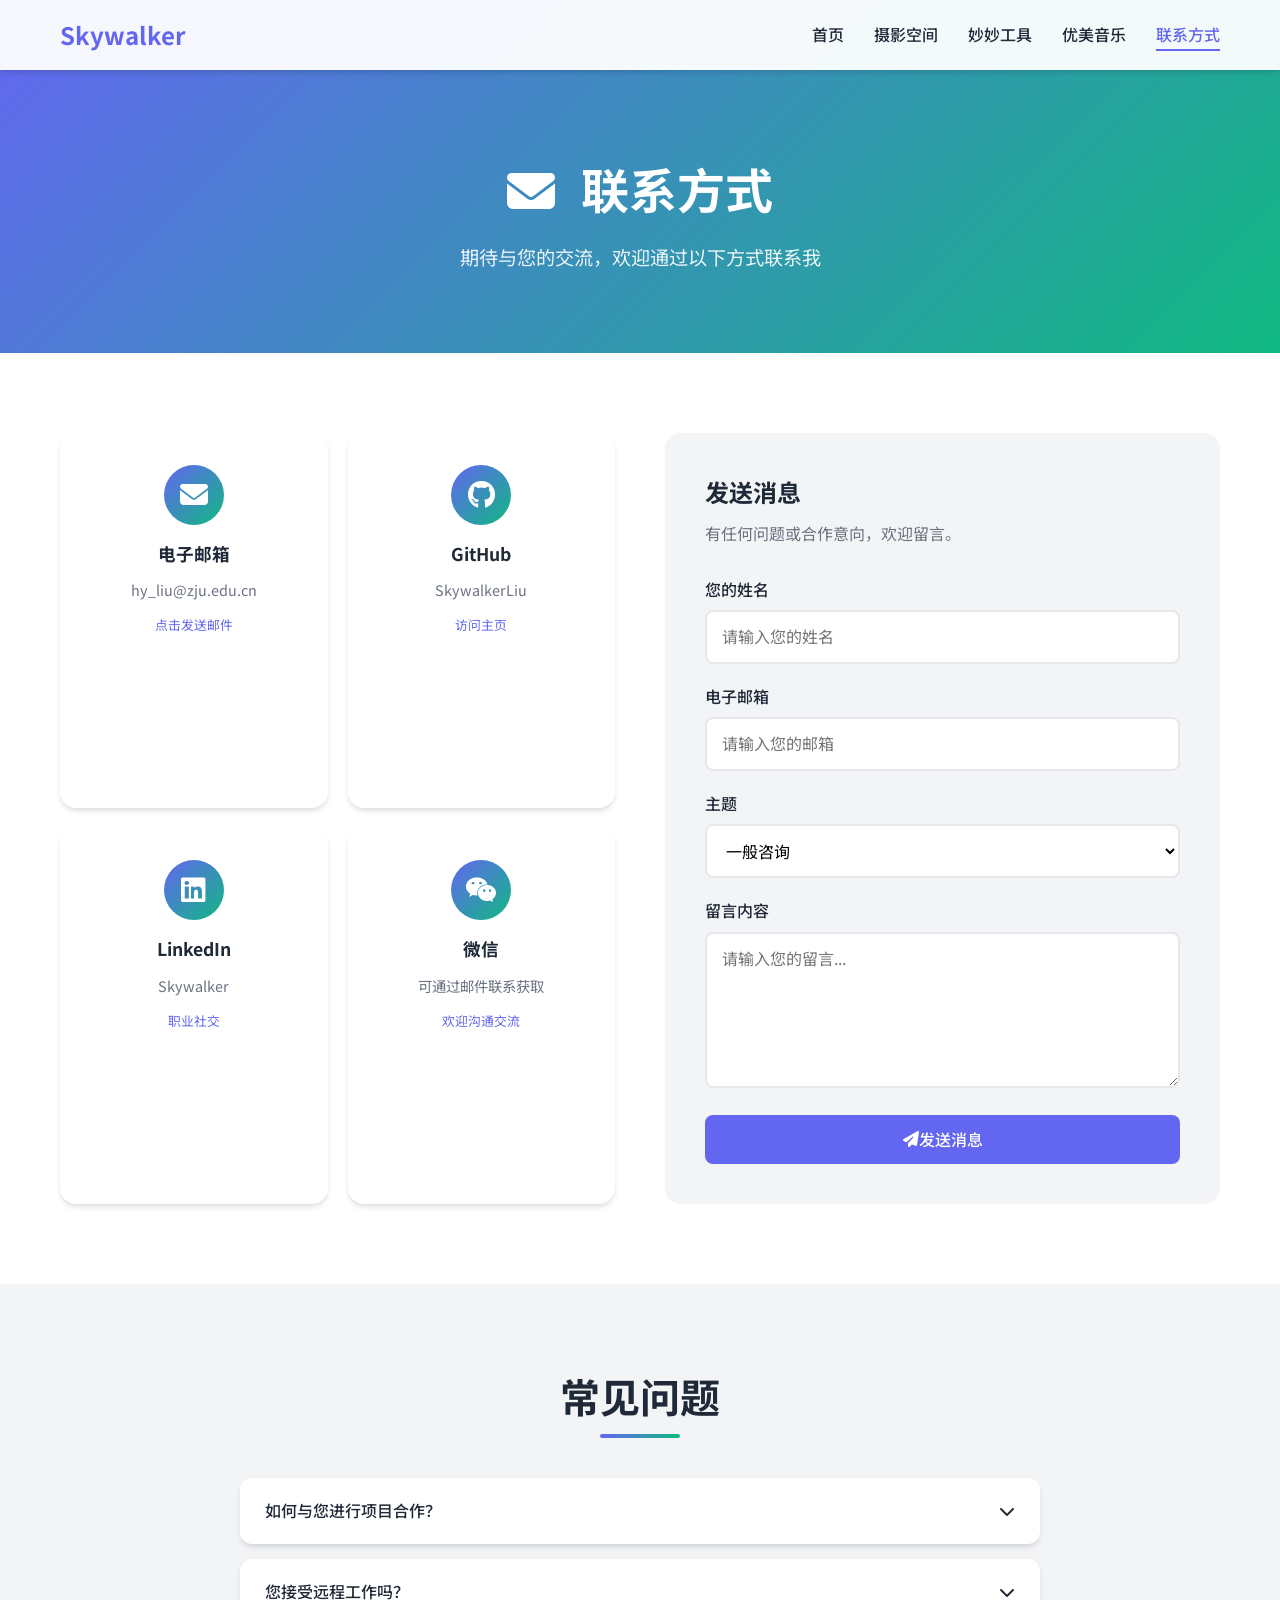
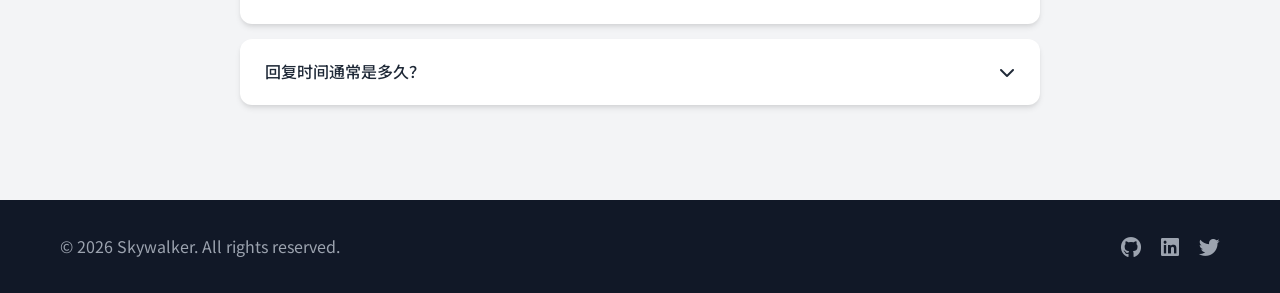
<file: contact.html>
<!DOCTYPE html>
<html lang="zh-CN">
<head>
    <meta charset="UTF-8">
    <meta name="viewport" content="width=device-width, initial-scale=1.0">
    <link rel="icon" href="favicon.svg" type="image/svg+xml">
    <title>联系方式 - Skywalker</title>
    <link rel="stylesheet" href="css/common.css">
    <link rel="stylesheet" href="css/contact.css">
    <link href="https://fonts.googleapis.com/css2?family=Noto+Sans+SC:wght@300;400;500;700&display=swap" rel="stylesheet">
    <link rel="stylesheet" href="https://cdnjs.cloudflare.com/ajax/libs/font-awesome/6.4.0/css/all.min.css">
</head>
<body>
    <nav class="navbar">
        <div class="nav-container">
            <a href="index.html" class="logo">Skywalker</a>
            <ul class="nav-links">
                <li><a href="index.html">首页</a></li>
                <li><a href="photography.html">摄影空间</a></li>
                <li><a href="tools.html">妙妙工具</a></li>
                <li><a href="music.html">优美音乐</a></li>
                <li><a href="contact.html" class="active">联系方式</a></li>
            </ul>
            <button class="hamburger" type="button" aria-expanded="false" aria-label="打开导航菜单">
                <span></span>
                <span></span>
                <span></span>
            </button>
        </div>
    </nav>

    <section class="page-hero">
        <div class="container">
            <h1 class="page-title"><i class="fas fa-envelope"></i> 联系方式</h1>
            <p class="page-subtitle">期待与您的交流，欢迎通过以下方式联系我</p>
        </div>
    </section>

    <section class="contact-section">
        <div class="container">
            <div class="contact-grid">
                <div class="contact-cards">
                    <a href="mailto:hy_liu@zju.edu.cn" class="contact-card">
                        <div class="contact-card-icon">
                            <i class="fas fa-envelope"></i>
                        </div>
                        <h3>电子邮箱</h3>
                        <p>hy_liu@zju.edu.cn</p>
                        <span class="contact-hint">点击发送邮件</span>
                    </a>
                    <a href="https://github.com/SkywalkerLiu" target="_blank" rel="noreferrer" class="contact-card">
                        <div class="contact-card-icon">
                            <i class="fab fa-github"></i>
                        </div>
                        <h3>GitHub</h3>
                        <p>SkywalkerLiu</p>
                        <span class="contact-hint">访问主页</span>
                    </a>
                    <a href="#" class="contact-card">
                        <div class="contact-card-icon">
                            <i class="fab fa-linkedin"></i>
                        </div>
                        <h3>LinkedIn</h3>
                        <p>Skywalker</p>
                        <span class="contact-hint">职业社交</span>
                    </a>
                    <a href="#" class="contact-card">
                        <div class="contact-card-icon">
                            <i class="fab fa-weixin"></i>
                        </div>
                        <h3>微信</h3>
                        <p>可通过邮件联系获取</p>
                        <span class="contact-hint">欢迎沟通交流</span>
                    </a>
                </div>

                <div class="contact-form-section">
                    <h2>发送消息</h2>
                    <p>有任何问题或合作意向，欢迎留言。</p>
                    <form class="contact-form" id="contactForm">
                        <div class="form-group">
                            <label for="name">您的姓名</label>
                            <input type="text" id="name" name="name" placeholder="请输入您的姓名" required>
                        </div>
                        <div class="form-group">
                            <label for="email">电子邮箱</label>
                            <input type="email" id="email" name="email" placeholder="请输入您的邮箱" required>
                        </div>
                        <div class="form-group">
                            <label for="subject">主题</label>
                            <select id="subject" name="subject">
                                <option value="general">一般咨询</option>
                                <option value="collaboration">项目合作</option>
                                <option value="job">工作机会</option>
                                <option value="other">其他</option>
                            </select>
                        </div>
                        <div class="form-group">
                            <label for="message">留言内容</label>
                            <textarea id="message" name="message" rows="5" placeholder="请输入您的留言..." required></textarea>
                        </div>
                        <button type="submit" class="btn btn-primary btn-full">
                            <i class="fas fa-paper-plane"></i> 发送消息
                        </button>
                    </form>
                </div>
            </div>
        </div>
    </section>

    <section class="faq-section">
        <div class="container">
            <h2 class="section-title">常见问题</h2>
            <div class="faq-list">
                <div class="faq-item">
                    <button class="faq-question" type="button">
                        <span>如何与您进行项目合作？</span>
                        <i class="fas fa-chevron-down"></i>
                    </button>
                    <div class="faq-answer">
                        <p>您可以通过上方的联系表单或直接发送邮件给我，描述您的项目需求。我会在 24 小时内回复您。</p>
                    </div>
                </div>
                <div class="faq-item">
                    <button class="faq-question" type="button">
                        <span>您接受远程工作吗？</span>
                        <i class="fas fa-chevron-down"></i>
                    </button>
                    <div class="faq-answer">
                        <p>是的，我接受远程工作机会。无论是全职、兼职还是项目制合作，都欢迎联系。</p>
                    </div>
                </div>
                <div class="faq-item">
                    <button class="faq-question" type="button">
                        <span>回复时间通常是多久？</span>
                        <i class="fas fa-chevron-down"></i>
                    </button>
                    <div class="faq-answer">
                        <p>通常我会在 24 小时内回复邮件。如果是紧急事项，建议先通过邮箱说明情况。</p>
                    </div>
                </div>
            </div>
        </div>
    </section>

    <footer class="footer">
        <div class="container">
            <div class="footer-content">
                <p>&copy; 2026 Skywalker. All rights reserved.</p>
                <div class="social-links">
                    <a href="https://github.com/SkywalkerLiu" target="_blank" rel="noreferrer" aria-label="GitHub">
                        <i class="fab fa-github"></i>
                    </a>
                    <a href="#" aria-label="LinkedIn">
                        <i class="fab fa-linkedin"></i>
                    </a>
                    <a href="#" aria-label="Twitter">
                        <i class="fab fa-twitter"></i>
                    </a>
                </div>
            </div>
        </div>
    </footer>

    <script src="js/common.js" defer></script>
    <script src="js/contact.js" defer></script>
</body>
</html>
</file>
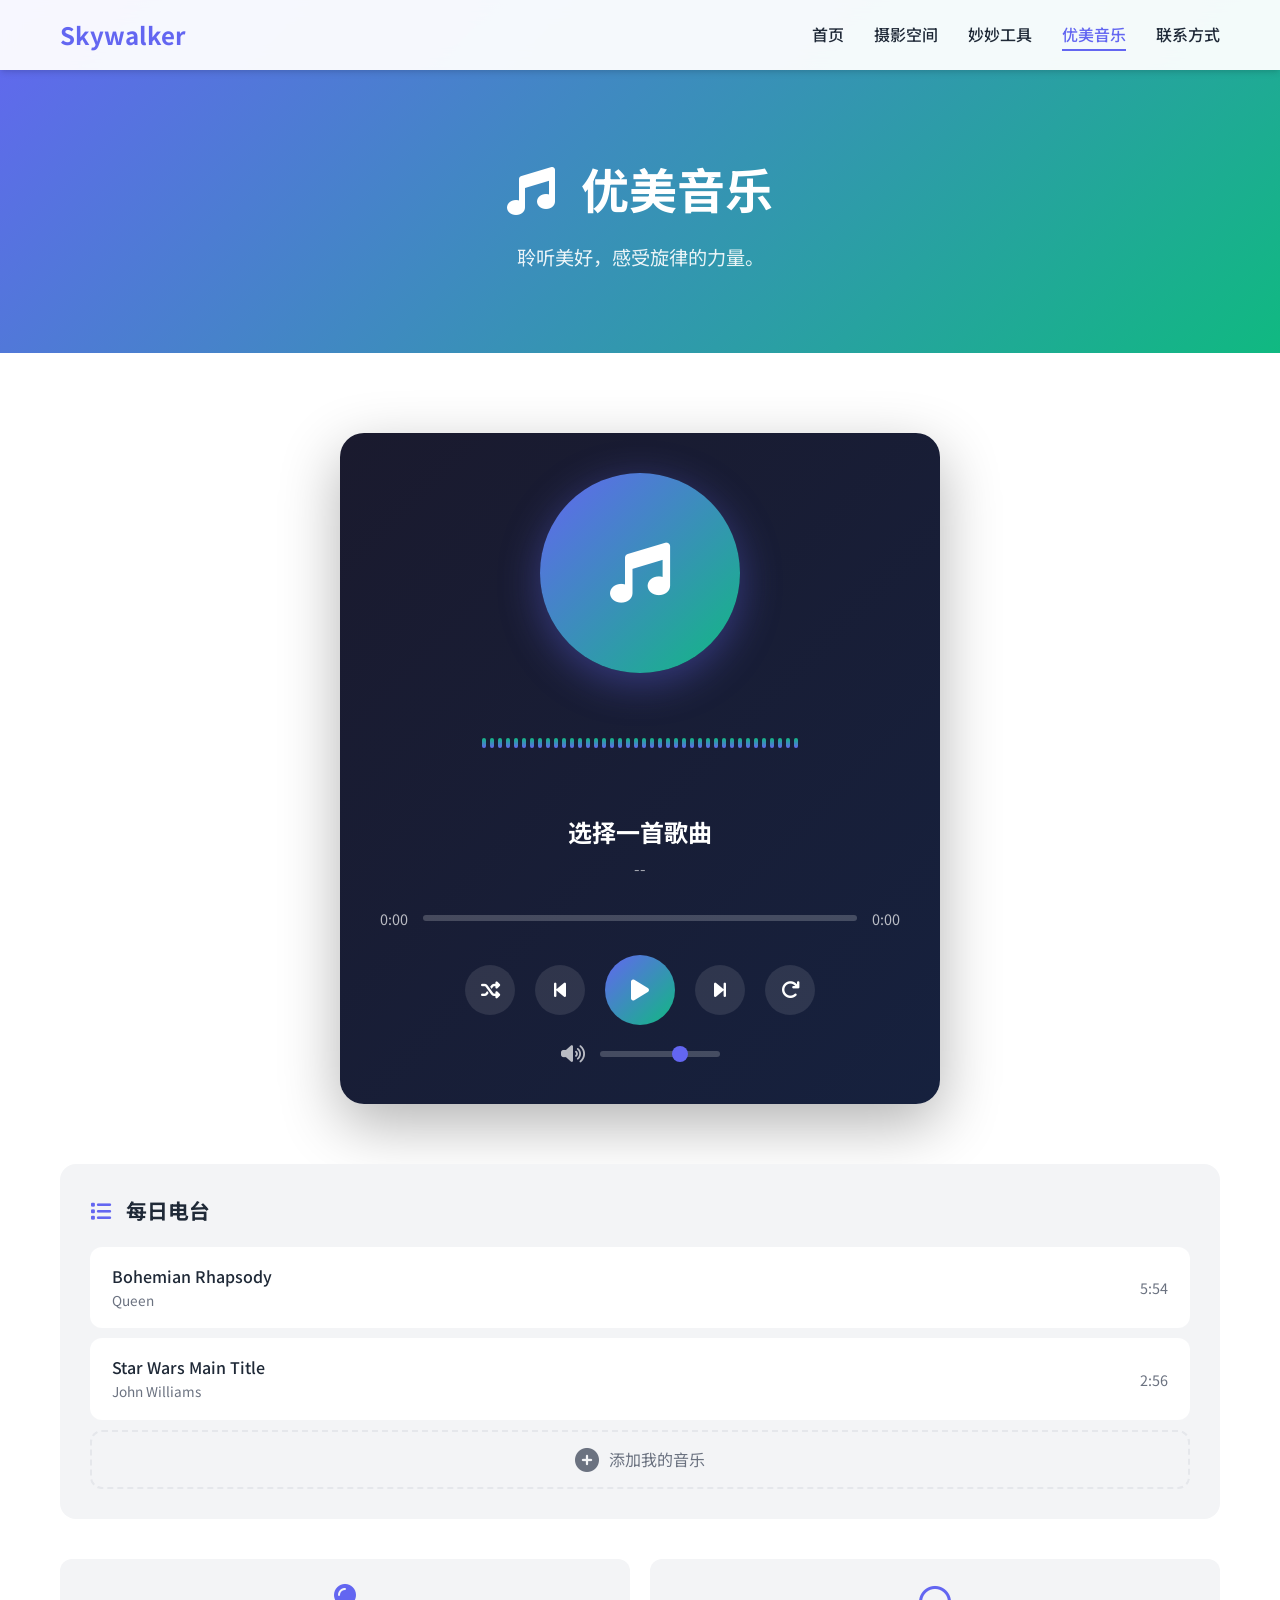
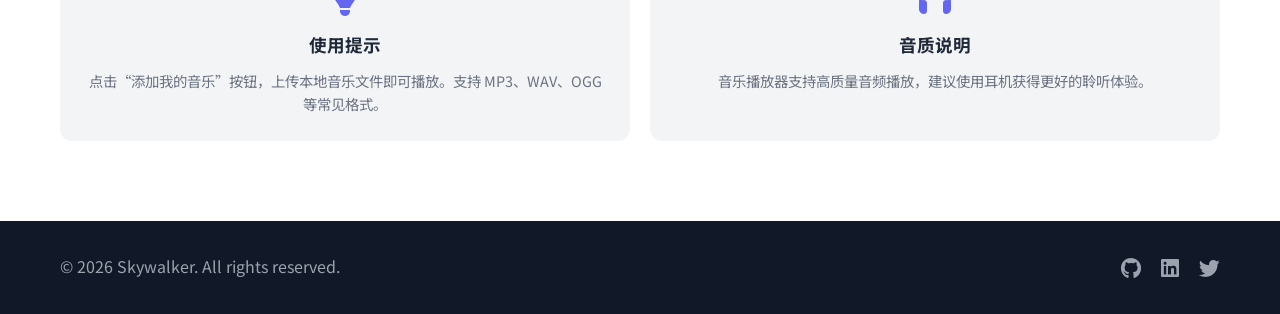
<file: music.html>
<!DOCTYPE html>
<html lang="zh-CN">
<head>
    <meta charset="UTF-8">
    <meta name="viewport" content="width=device-width, initial-scale=1.0">
    <link rel="icon" href="favicon.svg" type="image/svg+xml">
    <title>优美音乐 - Skywalker</title>
    <link rel="stylesheet" href="css/common.css">
    <link rel="stylesheet" href="css/music.css">
    <link href="https://fonts.googleapis.com/css2?family=Noto+Sans+SC:wght@300;400;500;700&display=swap" rel="stylesheet">
    <link rel="stylesheet" href="https://cdnjs.cloudflare.com/ajax/libs/font-awesome/6.4.0/css/all.min.css">
</head>
<body>
    <nav class="navbar">
        <div class="nav-container">
            <a href="index.html" class="logo">Skywalker</a>
            <ul class="nav-links">
                <li><a href="index.html">首页</a></li>
                <li><a href="photography.html">摄影空间</a></li>
                <li><a href="tools.html">妙妙工具</a></li>
                <li><a href="music.html" class="active">优美音乐</a></li>
                <li><a href="contact.html">联系方式</a></li>
            </ul>
            <button class="hamburger" type="button" aria-expanded="false" aria-label="打开导航菜单">
                <span></span>
                <span></span>
                <span></span>
            </button>
        </div>
    </nav>

    <section class="page-hero">
        <div class="container">
            <h1 class="page-title"><i class="fas fa-music"></i> 优美音乐</h1>
            <p class="page-subtitle">聆听美好，感受旋律的力量。</p>
        </div>
    </section>

    <section class="music-section">
        <div class="container">
            <div class="player-container">
                <div class="player-main">
                    <div class="album-art">
                        <div class="album-placeholder" id="albumArt">
                            <i class="fas fa-music"></i>
                        </div>
                        <div class="album-glow"></div>
                    </div>

                    <div class="waveform-container">
                        <canvas id="waveformCanvas"></canvas>
                        <div class="waveform-bars" id="waveformBars">
                            <span></span><span></span><span></span><span></span><span></span>
                            <span></span><span></span><span></span><span></span><span></span>
                            <span></span><span></span><span></span><span></span><span></span>
                            <span></span><span></span><span></span><span></span><span></span>
                            <span></span><span></span><span></span><span></span><span></span>
                            <span></span><span></span><span></span><span></span><span></span>
                            <span></span><span></span><span></span><span></span><span></span>
                            <span></span><span></span><span></span><span></span><span></span>
                        </div>
                    </div>

                    <div class="song-info">
                        <h2 id="songTitle">选择一首歌曲</h2>
                        <p id="songArtist">--</p>
                    </div>

                    <div class="progress-container">
                        <span id="currentTime">0:00</span>
                        <div class="progress-bar" id="progressBar">
                            <div class="progress-fill" id="progressFill"></div>
                        </div>
                        <span id="totalTime">0:00</span>
                    </div>

                    <div class="player-controls">
                        <button class="control-btn" id="shuffleBtn" title="随机播放">
                            <i class="fas fa-random"></i>
                        </button>
                        <button class="control-btn" id="prevBtn" title="上一首">
                            <i class="fas fa-step-backward"></i>
                        </button>
                        <button class="control-btn play-btn" id="playBtn" title="播放或暂停">
                            <i class="fas fa-play" id="playIcon"></i>
                        </button>
                        <button class="control-btn" id="nextBtn" title="下一首">
                            <i class="fas fa-step-forward"></i>
                        </button>
                        <button class="control-btn" id="repeatBtn" title="循环播放">
                            <i class="fas fa-redo"></i>
                        </button>
                    </div>

                    <div class="volume-control">
                        <i class="fas fa-volume-down" id="volumeIcon"></i>
                        <input type="range" id="volumeSlider" min="0" max="100" value="70">
                    </div>
                </div>
            </div>

            <div class="playlist-section">
                <h3 class="playlist-title"><i class="fas fa-list"></i> 每日电台</h3>
                <div class="playlist" id="playlist">
                    <div class="playlist-item" data-index="0" data-url="https://github.com/SkywalkerLiu/my_web/releases/download/v1.0.0/Bohemian.Rhapsody.flac">
                        <div class="playlist-item-info">
                            <span class="playlist-item-title">Bohemian Rhapsody</span>
                            <span class="playlist-item-artist">Queen</span>
                        </div>
                        <span class="playlist-item-duration">5:54</span>
                    </div>
                    <div class="playlist-item" data-index="1" data-url="https://github.com/SkywalkerLiu/my_web/releases/download/v1.0.0/Episode.I.-.Star.Wars.Main.Title.and.the.Arrival.at.Naboo.flac">
                        <div class="playlist-item-info">
                            <span class="playlist-item-title">Star Wars Main Title</span>
                            <span class="playlist-item-artist">John Williams</span>
                        </div>
                        <span class="playlist-item-duration">2:56</span>
                    </div>
                    <div class="playlist-item add-music" id="addMusicBtn">
                        <i class="fas fa-plus-circle"></i>
                        <span>添加我的音乐</span>
                    </div>
                </div>
            </div>

            <div class="music-tips">
                <div class="tip-card">
                    <i class="fas fa-lightbulb"></i>
                    <h4>使用提示</h4>
                    <p>点击“添加我的音乐”按钮，上传本地音乐文件即可播放。支持 MP3、WAV、OGG 等常见格式。</p>
                </div>
                <div class="tip-card">
                    <i class="fas fa-headphones"></i>
                    <h4>音质说明</h4>
                    <p>音乐播放器支持高质量音频播放，建议使用耳机获得更好的聆听体验。</p>
                </div>
            </div>
        </div>
    </section>

    <input type="file" id="audioFileInput" accept="audio/*" multiple style="display: none;">

    <footer class="footer">
        <div class="container">
            <div class="footer-content">
                <p>&copy; 2026 Skywalker. All rights reserved.</p>
                <div class="social-links">
                    <a href="https://github.com/SkywalkerLiu" target="_blank" rel="noreferrer" aria-label="GitHub">
                        <i class="fab fa-github"></i>
                    </a>
                    <a href="#" aria-label="LinkedIn">
                        <i class="fab fa-linkedin"></i>
                    </a>
                    <a href="#" aria-label="Twitter">
                        <i class="fab fa-twitter"></i>
                    </a>
                </div>
            </div>
        </div>
    </footer>

    <script src="js/common.js" defer></script>
    <script src="js/music.js" defer></script>
</body>
</html>
</file>
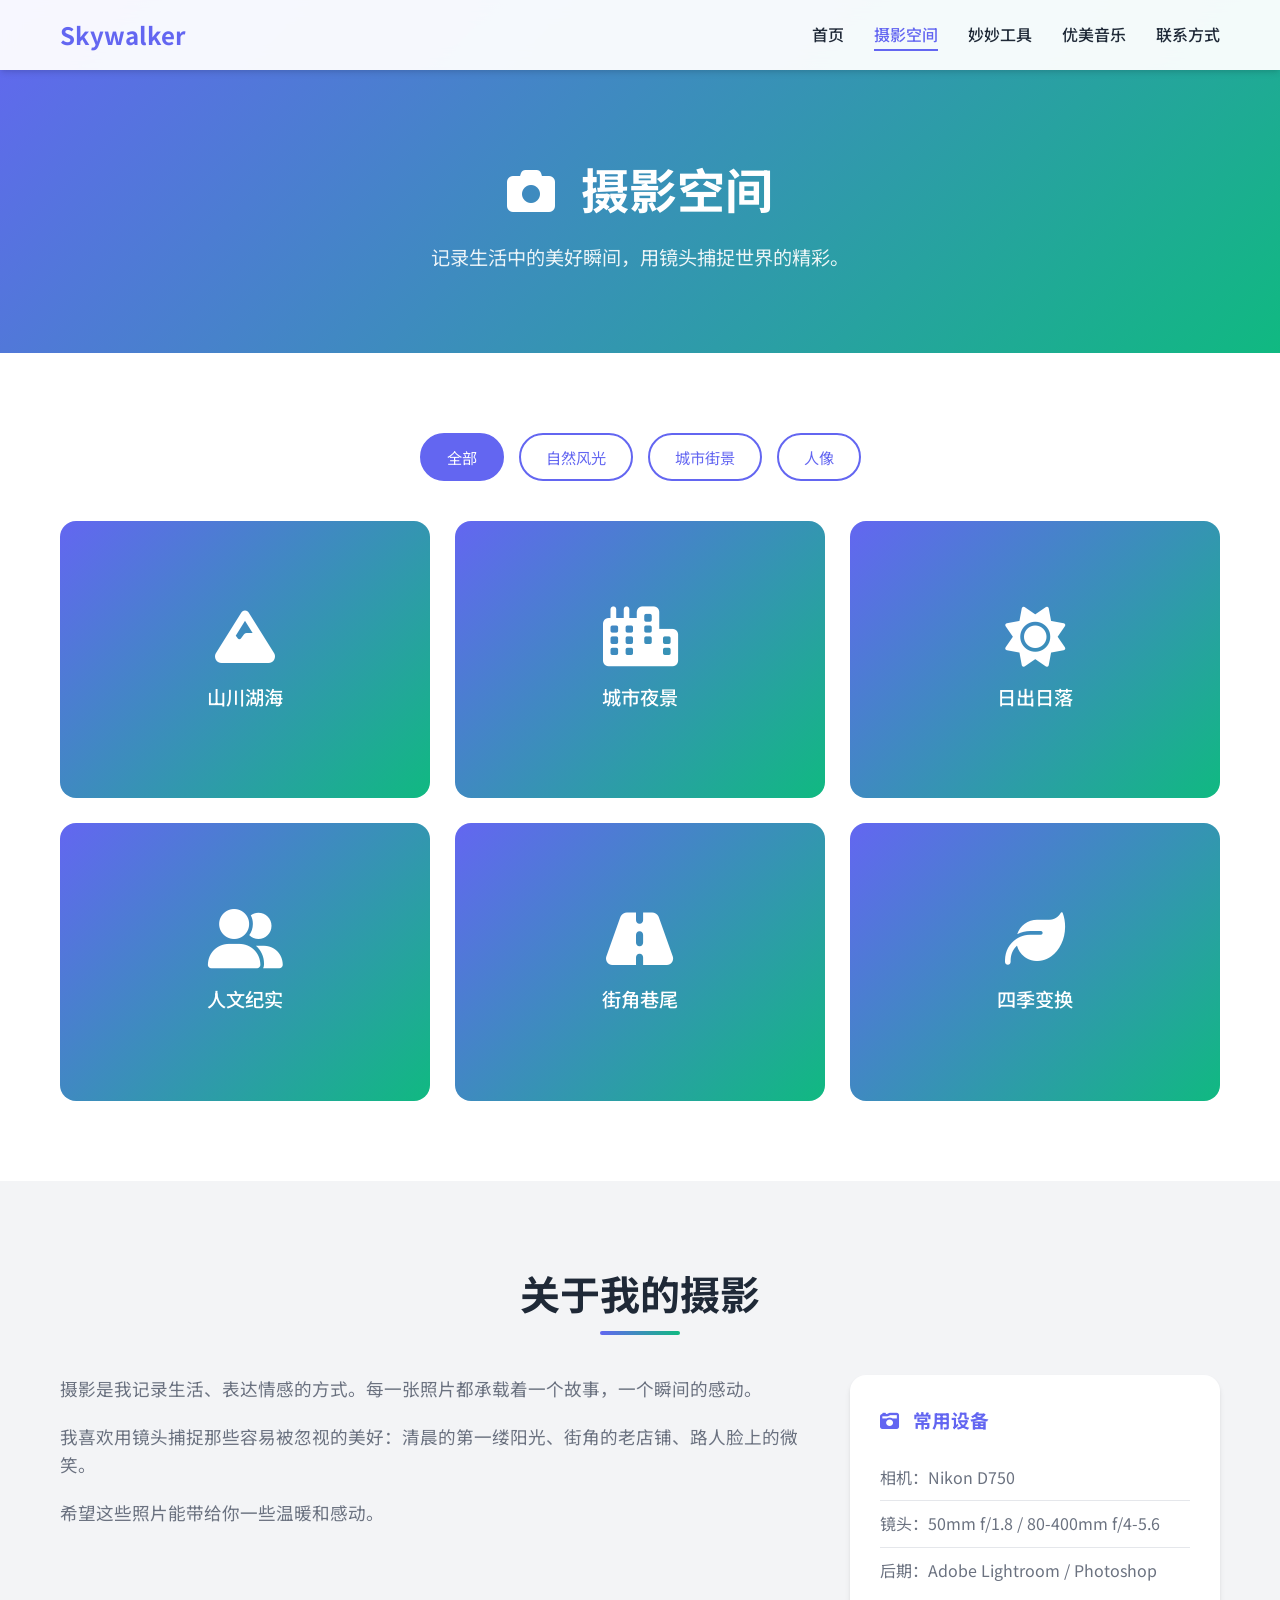
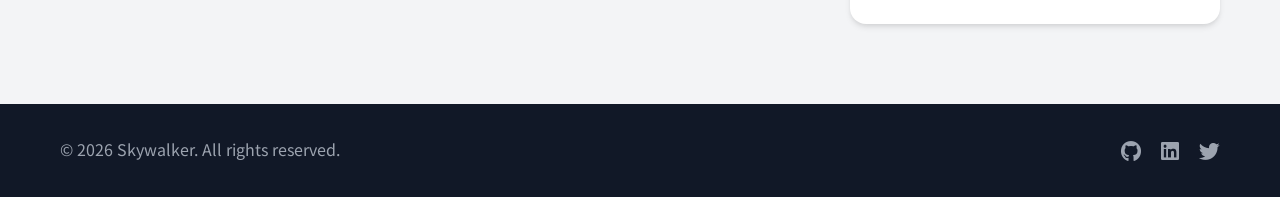
<file: photography.html>
<!DOCTYPE html>
<html lang="zh-CN">
<head>
    <meta charset="UTF-8">
    <meta name="viewport" content="width=device-width, initial-scale=1.0">
    <link rel="icon" href="favicon.svg" type="image/svg+xml">
    <title>摄影空间 - Skywalker</title>
    <link rel="stylesheet" href="css/common.css">
    <link rel="stylesheet" href="css/photography.css">
    <link href="https://fonts.googleapis.com/css2?family=Noto+Sans+SC:wght@300;400;500;700&display=swap" rel="stylesheet">
    <link rel="stylesheet" href="https://cdnjs.cloudflare.com/ajax/libs/font-awesome/6.4.0/css/all.min.css">
</head>
<body>
    <nav class="navbar">
        <div class="nav-container">
            <a href="index.html" class="logo">Skywalker</a>
            <ul class="nav-links">
                <li><a href="index.html">首页</a></li>
                <li><a href="photography.html" class="active">摄影空间</a></li>
                <li><a href="tools.html">妙妙工具</a></li>
                <li><a href="music.html">优美音乐</a></li>
                <li><a href="contact.html">联系方式</a></li>
            </ul>
            <button class="hamburger" type="button" aria-expanded="false" aria-label="打开导航菜单">
                <span></span>
                <span></span>
                <span></span>
            </button>
        </div>
    </nav>

    <section class="page-hero">
        <div class="container">
            <h1 class="page-title"><i class="fas fa-camera"></i> 摄影空间</h1>
            <p class="page-subtitle">记录生活中的美好瞬间，用镜头捕捉世界的精彩。</p>
        </div>
    </section>

    <section class="gallery-section">
        <div class="container">
            <div class="gallery-filter">
                <button class="filter-btn active" data-filter="all">全部</button>
                <button class="filter-btn" data-filter="nature">自然风光</button>
                <button class="filter-btn" data-filter="city">城市街景</button>
                <button class="filter-btn" data-filter="portrait">人像</button>
            </div>

            <div class="gallery-grid">
                <div class="gallery-item" data-category="nature">
                    <div class="gallery-placeholder">
                        <i class="fas fa-mountain"></i>
                        <span>山川湖海</span>
                    </div>
                    <div class="gallery-overlay">
                        <h3>山川湖海</h3>
                        <p>大自然的壮丽景色</p>
                    </div>
                </div>
                <div class="gallery-item" data-category="city">
                    <div class="gallery-placeholder">
                        <i class="fas fa-city"></i>
                        <span>城市夜景</span>
                    </div>
                    <div class="gallery-overlay">
                        <h3>城市夜景</h3>
                        <p>霓虹灯下的都市</p>
                    </div>
                </div>
                <div class="gallery-item" data-category="nature">
                    <div class="gallery-placeholder">
                        <i class="fas fa-sun"></i>
                        <span>日出日落</span>
                    </div>
                    <div class="gallery-overlay">
                        <h3>日出日落</h3>
                        <p>天际线的绚丽色彩</p>
                    </div>
                </div>
                <div class="gallery-item" data-category="portrait">
                    <div class="gallery-placeholder">
                        <i class="fas fa-user-friends"></i>
                        <span>人文纪实</span>
                    </div>
                    <div class="gallery-overlay">
                        <h3>人文纪实</h3>
                        <p>生活中的真实故事</p>
                    </div>
                </div>
                <div class="gallery-item" data-category="city">
                    <div class="gallery-placeholder">
                        <i class="fas fa-road"></i>
                        <span>街角巷尾</span>
                    </div>
                    <div class="gallery-overlay">
                        <h3>街角巷尾</h3>
                        <p>城市的角落之美</p>
                    </div>
                </div>
                <div class="gallery-item" data-category="nature">
                    <div class="gallery-placeholder">
                        <i class="fas fa-leaf"></i>
                        <span>四季变换</span>
                    </div>
                    <div class="gallery-overlay">
                        <h3>四季变换</h3>
                        <p>时光流转的痕迹</p>
                    </div>
                </div>
            </div>
        </div>
    </section>

    <section class="photography-info">
        <div class="container">
            <h2 class="section-title">关于我的摄影</h2>
            <div class="info-content">
                <div class="info-text">
                    <p>摄影是我记录生活、表达情感的方式。每一张照片都承载着一个故事，一个瞬间的感动。</p>
                    <p>我喜欢用镜头捕捉那些容易被忽视的美好：清晨的第一缕阳光、街角的老店铺、路人脸上的微笑。</p>
                    <p>希望这些照片能带给你一些温暖和感动。</p>
                </div>
                <div class="equipment">
                    <h3><i class="fas fa-camera-retro"></i> 常用设备</h3>
                    <ul>
                        <li>相机：Nikon D750</li>
                        <li>镜头：50mm f/1.8 / 80-400mm f/4-5.6</li>
                        <li>后期：Adobe Lightroom / Photoshop</li>
                    </ul>
                </div>
            </div>
        </div>
    </section>

    <footer class="footer">
        <div class="container">
            <div class="footer-content">
                <p>&copy; 2026 Skywalker. All rights reserved.</p>
                <div class="social-links">
                    <a href="https://github.com/SkywalkerLiu" target="_blank" rel="noreferrer" aria-label="GitHub">
                        <i class="fab fa-github"></i>
                    </a>
                    <a href="#" aria-label="LinkedIn">
                        <i class="fab fa-linkedin"></i>
                    </a>
                    <a href="#" aria-label="Twitter">
                        <i class="fab fa-twitter"></i>
                    </a>
                </div>
            </div>
        </div>
    </footer>

    <script src="js/common.js" defer></script>
    <script src="js/photography.js" defer></script>
</body>
</html>
</file>
<file: css/common.css>
* {
    margin: 0;
    padding: 0;
    box-sizing: border-box;
}

:root {
    --primary-color: #6366f1;
    --primary-dark: #4f46e5;
    --secondary-color: #10b981;
    --text-color: #1f2937;
    --text-light: #6b7280;
    --bg-color: #ffffff;
    --bg-secondary: #f3f4f6;
    --bg-dark: #111827;
    --border-color: #e5e7eb;
    --shadow: 0 4px 6px -1px rgba(0, 0, 0, 0.1), 0 2px 4px -1px rgba(0, 0, 0, 0.06);
    --shadow-lg: 0 10px 15px -3px rgba(0, 0, 0, 0.1), 0 4px 6px -2px rgba(0, 0, 0, 0.05);
    --transition: all 0.3s ease;
}

html {
    scroll-behavior: smooth;
}

body {
    font-family: 'Noto Sans SC', sans-serif;
    line-height: 1.6;
    color: var(--text-color);
    background-color: var(--bg-color);
}

img {
    max-width: 100%;
    display: block;
}

button,
input,
select,
textarea {
    font: inherit;
}

.container {
    max-width: 1200px;
    margin: 0 auto;
    padding: 0 20px;
}

.navbar {
    position: fixed;
    inset: 0 0 auto;
    background: rgba(255, 255, 255, 0.95);
    backdrop-filter: blur(10px);
    z-index: 1000;
    box-shadow: var(--shadow);
    transition: background 0.3s ease, box-shadow 0.3s ease;
}

.navbar.is-scrolled {
    background: rgba(255, 255, 255, 0.98);
    box-shadow: 0 4px 20px rgba(0, 0, 0, 0.1);
}

.nav-container {
    max-width: 1200px;
    margin: 0 auto;
    padding: 0 20px;
    display: flex;
    justify-content: space-between;
    align-items: center;
    height: 70px;
}

.logo {
    font-size: 1.5rem;
    font-weight: 700;
    color: var(--primary-color);
    text-decoration: none;
    transition: var(--transition);
}

.logo:hover {
    color: var(--primary-dark);
}

.nav-links {
    display: flex;
    list-style: none;
    gap: 30px;
}

.nav-links a {
    text-decoration: none;
    color: var(--text-color);
    font-weight: 500;
    transition: var(--transition);
    position: relative;
}

.nav-links a::after {
    content: '';
    position: absolute;
    bottom: -5px;
    left: 0;
    width: 0;
    height: 2px;
    background: var(--primary-color);
    transition: var(--transition);
}

.nav-links a:hover,
.nav-links a.active {
    color: var(--primary-color);
}

.nav-links a:hover::after,
.nav-links a.active::after {
    width: 100%;
}

.hamburger {
    display: none;
    flex-direction: column;
    justify-content: center;
    gap: 5px;
    padding: 0;
    border: 0;
    background: transparent;
    cursor: pointer;
}

.hamburger span {
    width: 25px;
    height: 3px;
    background: var(--text-color);
    transition: var(--transition);
}

.hamburger.active span:nth-child(1) {
    transform: translateY(8px) rotate(45deg);
}

.hamburger.active span:nth-child(2) {
    opacity: 0;
}

.hamburger.active span:nth-child(3) {
    transform: translateY(-8px) rotate(-45deg);
}

.btn {
    display: inline-flex;
    align-items: center;
    justify-content: center;
    padding: 12px 30px;
    border-radius: 8px;
    text-decoration: none;
    font-weight: 500;
    transition: var(--transition);
    cursor: pointer;
    border: none;
    font-size: 1rem;
}

.btn-primary {
    background: var(--primary-color);
    color: #ffffff;
}

.btn-primary:hover {
    background: var(--primary-dark);
    transform: translateY(-2px);
    box-shadow: var(--shadow-lg);
}

.btn-secondary {
    background: transparent;
    color: var(--primary-color);
    border: 2px solid var(--primary-color);
}

.btn-secondary:hover {
    background: var(--primary-color);
    color: #ffffff;
    transform: translateY(-2px);
}

.btn-full {
    width: 100%;
}

.section-title {
    font-size: 2.5rem;
    text-align: center;
    margin-bottom: 50px;
    position: relative;
}

.section-title::after {
    content: '';
    position: absolute;
    bottom: -10px;
    left: 50%;
    transform: translateX(-50%);
    width: 80px;
    height: 4px;
    background: linear-gradient(90deg, var(--primary-color), var(--secondary-color));
    border-radius: 2px;
}

.page-hero {
    padding: 150px 0 80px;
    background: linear-gradient(135deg, var(--primary-color), var(--secondary-color));
    color: #ffffff;
    text-align: center;
}

.page-title {
    font-size: 3rem;
    margin-bottom: 15px;
}

.page-title i {
    margin-right: 15px;
}

.page-subtitle {
    font-size: 1.2rem;
    opacity: 0.9;
}

.reveal-ready {
    opacity: 0;
    transform: translateY(30px);
    transition: opacity 0.6s ease, transform 0.6s ease;
}

.reveal-ready.is-visible {
    opacity: 1;
    transform: translateY(0);
}

.footer {
    background: var(--bg-dark);
    color: #ffffff;
    padding: 30px 0;
}

.footer-content {
    display: flex;
    justify-content: space-between;
    align-items: center;
}

.footer p {
    color: #9ca3af;
}

.social-links {
    display: flex;
    gap: 20px;
}

.social-links a {
    color: #9ca3af;
    font-size: 1.3rem;
    transition: var(--transition);
}

.social-links a:hover {
    color: var(--primary-color);
}

@media (max-width: 968px) {
    .nav-links {
        display: none;
        position: absolute;
        top: 70px;
        left: 0;
        right: 0;
        background: #ffffff;
        flex-direction: column;
        padding: 20px;
        gap: 15px;
        box-shadow: var(--shadow);
    }

    .nav-links.active {
        display: flex;
    }

    .hamburger {
        display: flex;
    }

    .footer-content {
        flex-direction: column;
        gap: 20px;
        text-align: center;
    }

    .page-title {
        font-size: 2rem;
    }
}

@media (max-width: 600px) {
    .section-title {
        font-size: 2rem;
    }
}
</file>
<file: css/contact.css>
.contact-section {
    padding: 80px 0;
}

.contact-grid {
    display: grid;
    grid-template-columns: 1fr 1fr;
    gap: 50px;
}

.contact-cards {
    display: grid;
    grid-template-columns: repeat(2, 1fr);
    gap: 20px;
}

.contact-card {
    background: var(--bg-color);
    padding: 30px 20px;
    border-radius: 16px;
    text-align: center;
    box-shadow: var(--shadow);
    text-decoration: none;
    color: inherit;
    transition: var(--transition);
    border: 2px solid transparent;
}

.contact-card:hover {
    transform: translateY(-5px);
    box-shadow: var(--shadow-lg);
    border-color: var(--primary-color);
}

.contact-card-icon {
    width: 60px;
    height: 60px;
    background: linear-gradient(135deg, var(--primary-color), var(--secondary-color));
    border-radius: 50%;
    display: flex;
    align-items: center;
    justify-content: center;
    margin: 0 auto 15px;
}

.contact-card-icon i {
    font-size: 28px;
    color: #ffffff;
}

.contact-card h3 {
    margin-bottom: 10px;
    font-size: 1.1rem;
}

.contact-card p {
    color: var(--text-light);
    font-size: 0.9rem;
    margin-bottom: 10px;
}

.contact-hint {
    font-size: 0.8rem;
    color: var(--primary-color);
}

.contact-form-section {
    background: var(--bg-secondary);
    padding: 40px;
    border-radius: 16px;
}

.contact-form-section h2 {
    margin-bottom: 10px;
}

.contact-form-section > p {
    color: var(--text-light);
    margin-bottom: 30px;
}

.contact-form .form-group {
    margin-bottom: 20px;
}

.contact-form label {
    display: block;
    margin-bottom: 8px;
    font-weight: 500;
}

.contact-form input,
.contact-form select,
.contact-form textarea {
    width: 100%;
    padding: 12px 15px;
    border: 2px solid var(--border-color);
    border-radius: 8px;
    font-size: 1rem;
    transition: var(--transition);
    background: var(--bg-color);
}

.contact-form input:focus,
.contact-form select:focus,
.contact-form textarea:focus {
    outline: none;
    border-color: var(--primary-color);
}

.contact-form textarea {
    resize: vertical;
    min-height: 120px;
}

.faq-section {
    padding: 80px 0;
    background: var(--bg-secondary);
}

.faq-list {
    max-width: 800px;
    margin: 0 auto;
}

.faq-item {
    background: var(--bg-color);
    border-radius: 12px;
    margin-bottom: 15px;
    overflow: hidden;
    box-shadow: var(--shadow);
}

.faq-question {
    width: 100%;
    padding: 20px 25px;
    display: flex;
    justify-content: space-between;
    align-items: center;
    cursor: pointer;
    font-weight: 500;
    transition: var(--transition);
    border: 0;
    background: transparent;
    color: inherit;
    text-align: left;
}

.faq-question:hover {
    background: var(--bg-secondary);
}

.faq-question i {
    transition: var(--transition);
}

.faq-item.active .faq-question i {
    transform: rotate(180deg);
}

.faq-answer {
    max-height: 0;
    overflow: hidden;
    transition: max-height 0.3s ease;
}

.faq-item.active .faq-answer {
    max-height: 200px;
}

.faq-answer p {
    padding: 0 25px 20px;
    color: var(--text-light);
}

@media (max-width: 968px) {
    .contact-grid {
        grid-template-columns: 1fr;
    }

    .contact-cards {
        grid-template-columns: repeat(2, 1fr);
    }
}

@media (max-width: 600px) {
    .contact-cards {
        grid-template-columns: 1fr;
    }

    .contact-form-section {
        padding: 25px;
    }
}
</file>
<file: css/music.css>
.music-section {
    padding: 80px 0;
}

.player-container {
    max-width: 600px;
    margin: 0 auto 60px;
}

.player-main {
    background: linear-gradient(135deg, #1a1a2e 0%, #16213e 100%);
    border-radius: 24px;
    padding: 40px;
    box-shadow: 0 20px 60px rgba(0, 0, 0, 0.3);
}

.album-art {
    position: relative;
    width: 200px;
    height: 200px;
    margin: 0 auto 30px;
}

.album-placeholder {
    width: 100%;
    height: 100%;
    border-radius: 50%;
    background: linear-gradient(135deg, var(--primary-color), var(--secondary-color));
    display: flex;
    align-items: center;
    justify-content: center;
    box-shadow: 0 10px 40px rgba(99, 102, 241, 0.4);
}

.album-placeholder.playing {
    animation: rotate 8s linear infinite;
}

.album-placeholder i {
    font-size: 60px;
    color: #ffffff;
}

.album-glow {
    position: absolute;
    top: 50%;
    left: 50%;
    transform: translate(-50%, -50%);
    width: 220px;
    height: 220px;
    border-radius: 50%;
    background: radial-gradient(circle, rgba(99, 102, 241, 0.3) 0%, transparent 70%);
    filter: blur(20px);
    z-index: -1;
    opacity: 0;
    transition: opacity 0.3s ease;
}

.album-placeholder.playing + .album-glow {
    opacity: 1;
}

@keyframes rotate {
    from {
        transform: rotate(0deg);
    }

    to {
        transform: rotate(360deg);
    }
}

.waveform-container {
    position: relative;
    width: 100%;
    height: 80px;
    margin-bottom: 30px;
    display: flex;
    align-items: center;
    justify-content: center;
    overflow: hidden;
}

#waveformCanvas {
    position: absolute;
    inset: 0;
    width: 100%;
    height: 100%;
    opacity: 0;
    pointer-events: none;
}

.waveform-bars {
    position: relative;
    display: flex;
    flex: 0 0 auto;
    align-items: center;
    justify-content: center;
    gap: 4px;
    height: 100%;
    margin: 0 auto;
}

.waveform-bars span {
    width: 4px;
    height: 10px;
    background: linear-gradient(to top, var(--primary-color), var(--secondary-color));
    border-radius: 2px;
    transition: height 0.12s ease;
}

.song-info {
    text-align: center;
    margin-bottom: 25px;
    color: #ffffff;
}

.song-info h2 {
    font-size: 1.5rem;
    margin-bottom: 5px;
}

.song-info p {
    color: rgba(255, 255, 255, 0.6);
}

.progress-container {
    display: flex;
    align-items: center;
    gap: 15px;
    margin-bottom: 25px;
    color: rgba(255, 255, 255, 0.7);
    font-size: 0.9rem;
}

.progress-bar {
    flex: 1;
    height: 6px;
    background: rgba(255, 255, 255, 0.2);
    border-radius: 3px;
    cursor: pointer;
    overflow: hidden;
}

.progress-fill {
    height: 100%;
    background: linear-gradient(90deg, var(--primary-color), var(--secondary-color));
    border-radius: 3px;
    width: 0;
    transition: width 0.1s linear;
}

.player-controls {
    display: flex;
    align-items: center;
    justify-content: center;
    gap: 20px;
    margin-bottom: 20px;
}

.control-btn {
    width: 50px;
    height: 50px;
    border-radius: 50%;
    border: none;
    background: rgba(255, 255, 255, 0.1);
    color: #ffffff;
    font-size: 1.2rem;
    cursor: pointer;
    transition: all 0.3s ease;
}

.control-btn:hover {
    background: rgba(255, 255, 255, 0.2);
    transform: scale(1.1);
}

.control-btn.active {
    background: var(--primary-color);
}

.play-btn {
    width: 70px;
    height: 70px;
    background: linear-gradient(135deg, var(--primary-color), var(--secondary-color));
    font-size: 1.5rem;
}

.play-btn:hover {
    transform: scale(1.15);
    box-shadow: 0 5px 20px rgba(99, 102, 241, 0.5);
}

.volume-control {
    display: flex;
    align-items: center;
    justify-content: center;
    gap: 15px;
    color: rgba(255, 255, 255, 0.7);
}

.volume-control i {
    font-size: 1.2rem;
}

#volumeSlider {
    width: 120px;
    height: 6px;
    appearance: none;
    -webkit-appearance: none;
    background: rgba(255, 255, 255, 0.2);
    border-radius: 3px;
    cursor: pointer;
}

#volumeSlider::-webkit-slider-thumb {
    appearance: none;
    -webkit-appearance: none;
    width: 16px;
    height: 16px;
    border-radius: 50%;
    background: var(--primary-color);
    cursor: pointer;
}

.playlist-section {
    background: var(--bg-secondary);
    border-radius: 16px;
    padding: 30px;
    margin-bottom: 40px;
}

.playlist-title {
    font-size: 1.3rem;
    margin-bottom: 20px;
    color: var(--text-color);
}

.playlist-title i {
    margin-right: 10px;
    color: var(--primary-color);
}

.playlist {
    display: flex;
    flex-direction: column;
    gap: 10px;
}

.playlist-item {
    display: flex;
    align-items: center;
    justify-content: space-between;
    gap: 16px;
    padding: 15px 20px;
    background: var(--bg-color);
    border-radius: 12px;
    cursor: pointer;
    transition: all 0.3s ease;
    border: 2px solid transparent;
}

.playlist-item:hover {
    border-color: var(--primary-color);
    transform: translateX(5px);
}

.playlist-item.active {
    background: linear-gradient(135deg, rgba(99, 102, 241, 0.1), rgba(16, 185, 129, 0.1));
    border-color: var(--primary-color);
}

.playlist-item-info {
    display: flex;
    flex-direction: column;
    min-width: 0;
}

.playlist-item-title {
    font-weight: 500;
    color: var(--text-color);
    word-break: break-word;
}

.playlist-item-artist {
    font-size: 0.85rem;
    color: var(--text-light);
}

.playlist-item-duration {
    color: var(--text-light);
    font-size: 0.9rem;
    white-space: nowrap;
}

.playlist-item.add-music {
    justify-content: center;
    gap: 10px;
    background: transparent;
    border: 2px dashed var(--border-color);
    color: var(--text-light);
}

.playlist-item.add-music:hover {
    border-color: var(--primary-color);
    color: var(--primary-color);
}

.playlist-item.add-music i {
    font-size: 1.5rem;
}

.music-tips {
    display: grid;
    grid-template-columns: repeat(auto-fit, minmax(280px, 1fr));
    gap: 20px;
}

.tip-card {
    background: var(--bg-secondary);
    padding: 25px;
    border-radius: 12px;
    text-align: center;
}

.tip-card i {
    font-size: 2rem;
    color: var(--primary-color);
    margin-bottom: 15px;
}

.tip-card h4 {
    margin-bottom: 10px;
    font-size: 1.1rem;
}

.tip-card p {
    color: var(--text-light);
    font-size: 0.9rem;
    line-height: 1.6;
}

@media (max-width: 968px) {
    .player-main {
        padding: 32px 24px;
    }
}

@media (max-width: 600px) {
    .album-art {
        width: 170px;
        height: 170px;
    }

    .album-glow {
        width: 190px;
        height: 190px;
    }

    .progress-container {
        display: grid;
        grid-template-columns: 1fr auto;
    }

    .progress-bar {
        grid-column: 1 / -1;
        order: 3;
    }

    .player-controls {
        gap: 12px;
    }

    .playlist-item {
        align-items: flex-start;
    }
}
</file>
<file: css/photography.css>
.gallery-section {
    padding: 80px 0;
}

.gallery-filter {
    display: flex;
    justify-content: center;
    gap: 15px;
    margin-bottom: 40px;
    flex-wrap: wrap;
}

.filter-btn {
    padding: 10px 25px;
    border: 2px solid var(--primary-color);
    background: transparent;
    color: var(--primary-color);
    border-radius: 25px;
    cursor: pointer;
    transition: var(--transition);
    font-size: 0.95rem;
}

.filter-btn:hover,
.filter-btn.active {
    background: var(--primary-color);
    color: #ffffff;
}

.gallery-grid {
    display: grid;
    grid-template-columns: repeat(auto-fit, minmax(300px, 1fr));
    gap: 25px;
}

.gallery-item {
    position: relative;
    border-radius: 16px;
    overflow: hidden;
    aspect-ratio: 4 / 3;
    cursor: pointer;
}

.gallery-placeholder {
    width: 100%;
    height: 100%;
    background: linear-gradient(135deg, var(--primary-color), var(--secondary-color));
    display: flex;
    flex-direction: column;
    align-items: center;
    justify-content: center;
    color: #ffffff;
}

.gallery-placeholder i {
    font-size: 60px;
    margin-bottom: 15px;
}

.gallery-placeholder span {
    font-size: 1.2rem;
    font-weight: 500;
}

.gallery-overlay {
    position: absolute;
    inset: auto 0 0;
    background: linear-gradient(transparent, rgba(0, 0, 0, 0.8));
    color: #ffffff;
    padding: 30px 20px 20px;
    transform: translateY(100%);
    transition: var(--transition);
}

.gallery-item:hover .gallery-overlay {
    transform: translateY(0);
}

.gallery-overlay h3 {
    margin-bottom: 5px;
}

.gallery-overlay p {
    font-size: 0.9rem;
    opacity: 0.8;
}

.photography-info {
    padding: 80px 0;
    background: var(--bg-secondary);
}

.info-content {
    display: grid;
    grid-template-columns: 2fr 1fr;
    gap: 50px;
    align-items: start;
}

.info-text p {
    margin-bottom: 20px;
    color: var(--text-light);
    font-size: 1.1rem;
}

.equipment {
    background: var(--bg-color);
    padding: 30px;
    border-radius: 16px;
    box-shadow: var(--shadow);
}

.equipment h3 {
    margin-bottom: 20px;
    color: var(--primary-color);
}

.equipment h3 i {
    margin-right: 10px;
}

.equipment ul {
    list-style: none;
}

.equipment li {
    padding: 10px 0;
    border-bottom: 1px solid var(--border-color);
    color: var(--text-light);
}

.equipment li:last-child {
    border-bottom: none;
}

@media (max-width: 968px) {
    .info-content {
        grid-template-columns: 1fr;
    }
}

@media (max-width: 600px) {
    .gallery-grid {
        grid-template-columns: 1fr;
    }
}
</file>
